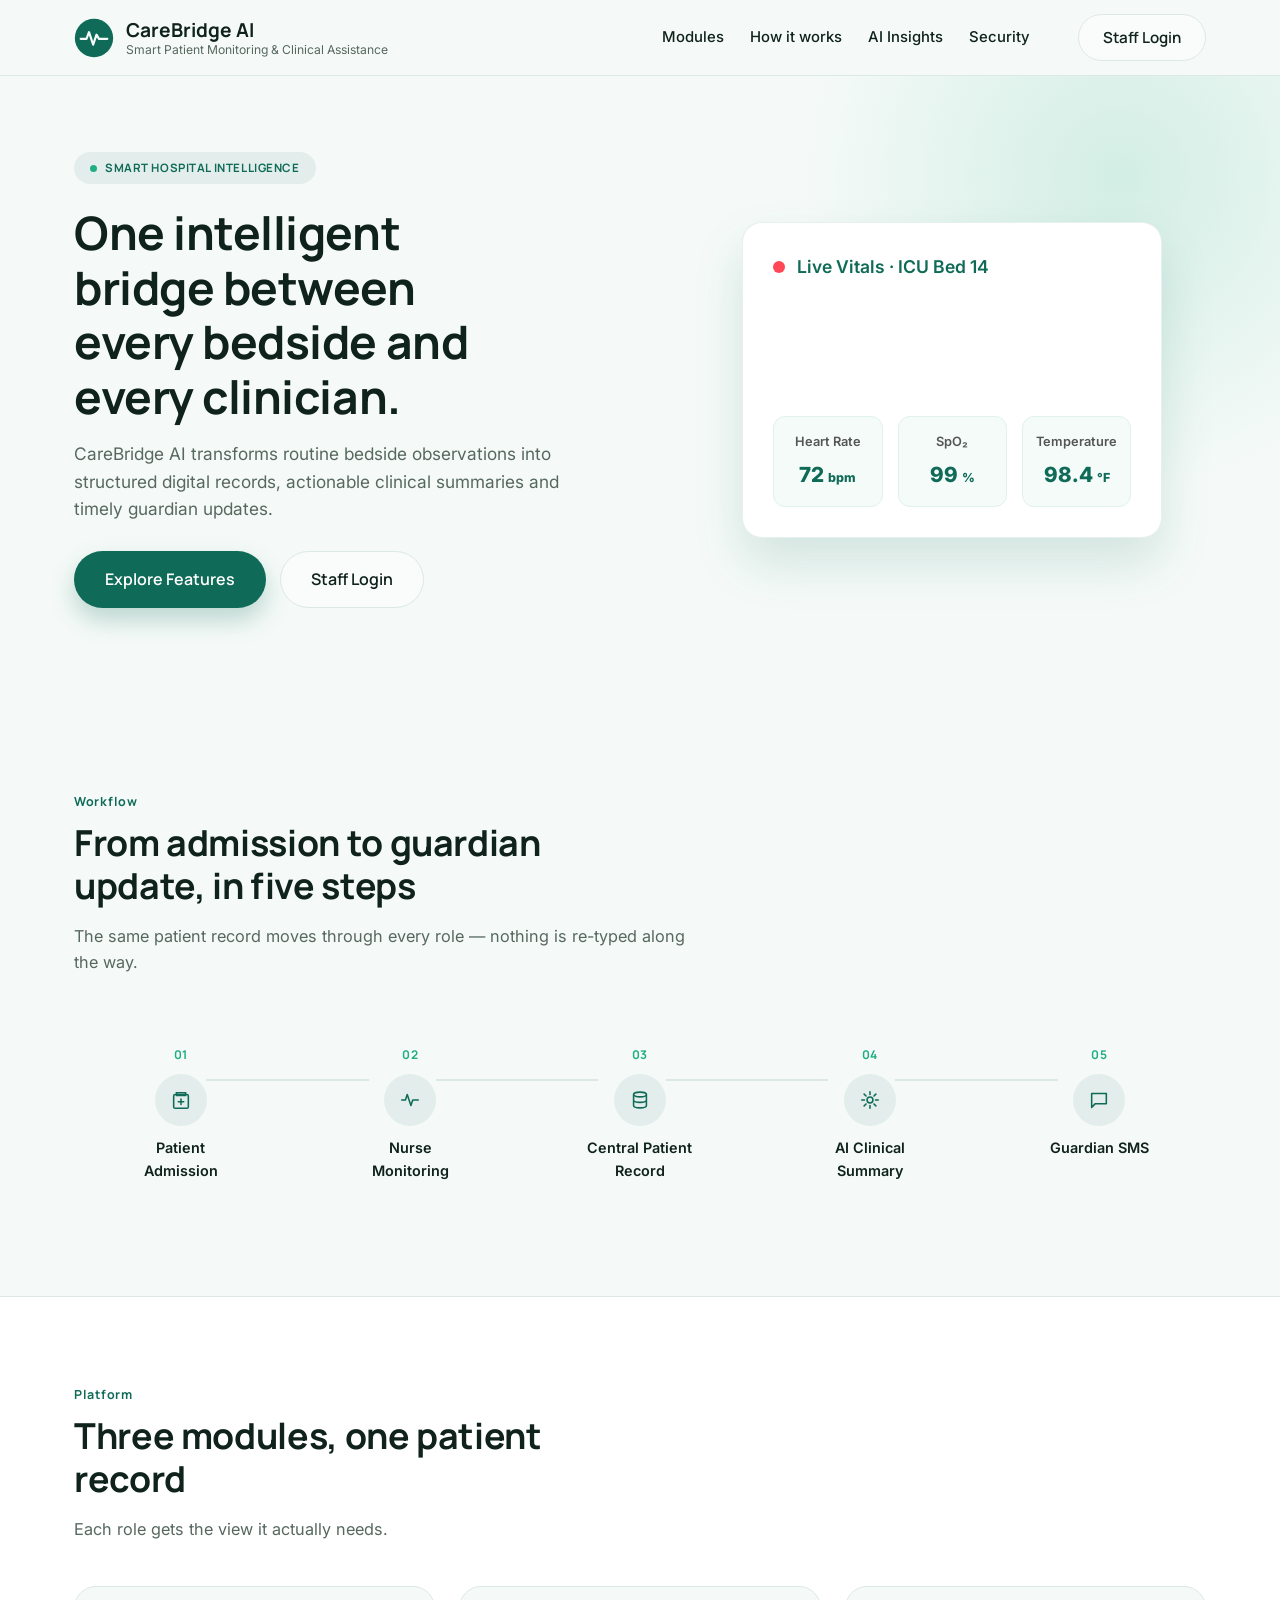
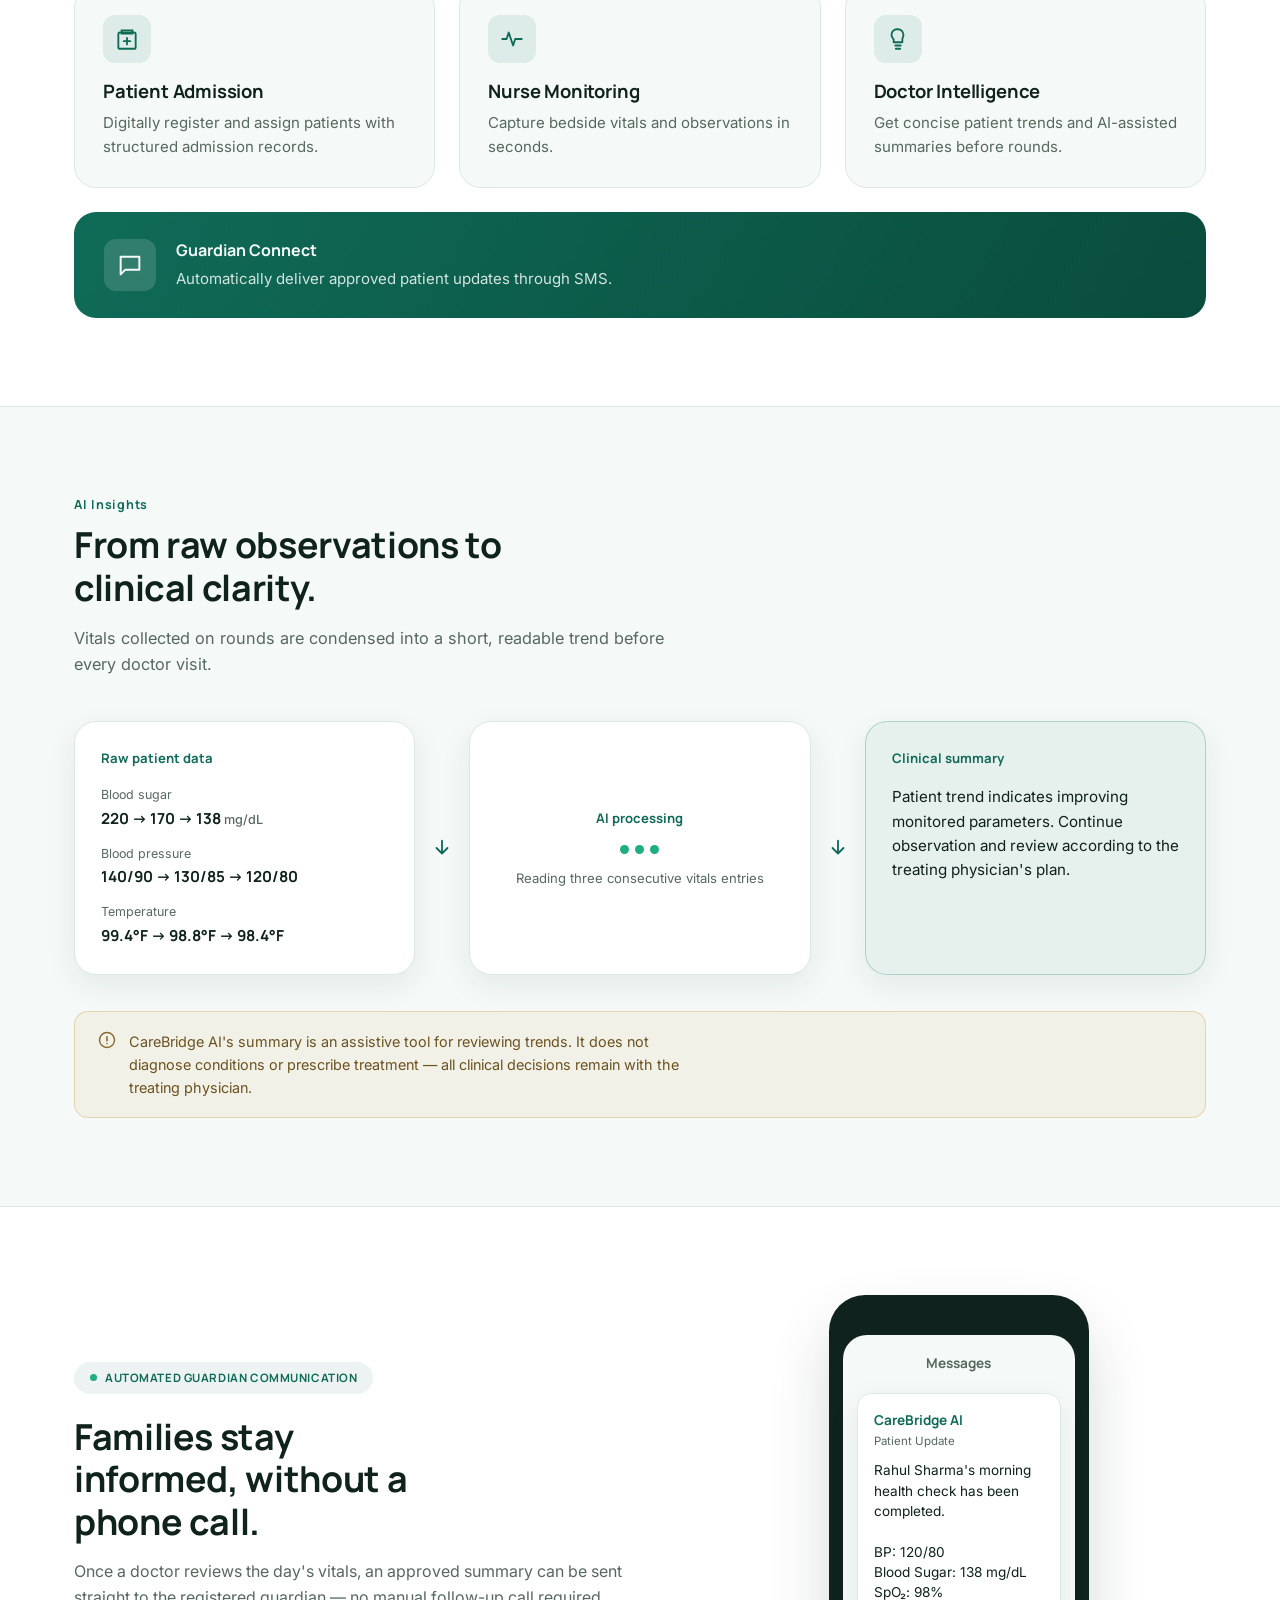
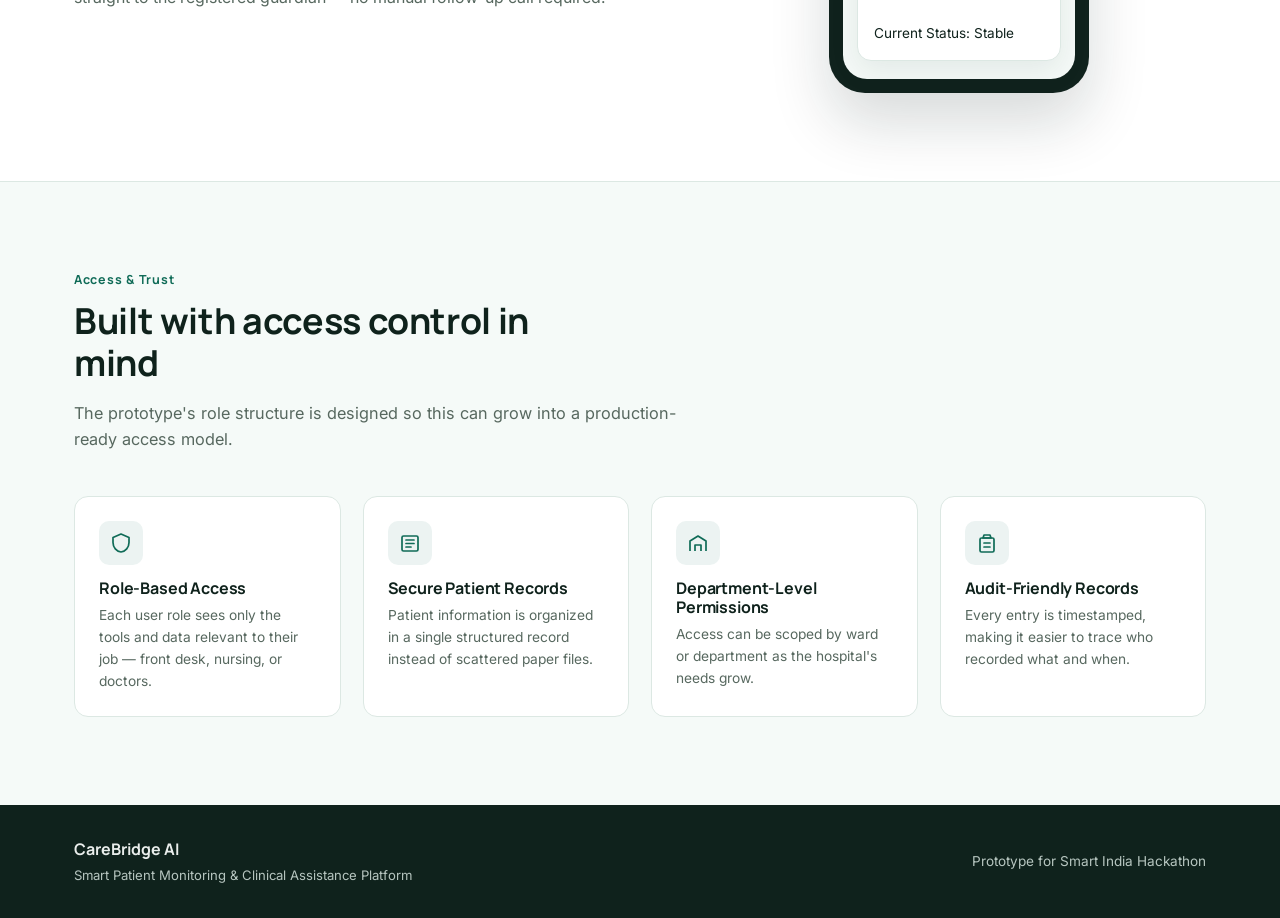
<file: index.html>
<!DOCTYPE html>
<html lang="en">
<head>
  <meta charset="UTF-8" />
  <meta name="viewport" content="width=device-width, initial-scale=1.0" />
  <title>CareBridge AI — Smart Patient Monitoring & Clinical Assistance</title>

  <!-- Google Fonts: Manrope for headings/UI (clean, geometric, "startup" feel)
       and Inter for body copy. -->
  <link rel="preconnect" href="https://fonts.googleapis.com" />
  <link href="https://fonts.googleapis.com/css2?family=Manrope:wght@500;600;700;800&family=Inter:wght@400;500;600;700&display=swap" rel="stylesheet" />

  <link rel="stylesheet" href="style.css" />
</head>
<body>

  <!-- ============ HEADER ============ -->
  <header class="site-header">
    <div class="header-inner">

      <a href="#top" class="brand">
        <span class="brand-mark" aria-hidden="true">
          <svg viewBox="0 0 48 48" width="40" height="40">
            <circle cx="24" cy="24" r="23" fill="#0F6B57"></circle>
            <polyline points="8,25 15,25 18,17 23,32 27,20 30,25 40,25"
                      fill="none" stroke="#F4FBF9" stroke-width="2.6"
                      stroke-linecap="round" stroke-linejoin="round"></polyline>
          </svg>
        </span>
        <span class="brand-text">
          <span class="brand-name">CareBridge AI</span>
          <span class="brand-tagline">Smart Patient Monitoring &amp; Clinical Assistance</span>
        </span>
      </a>

      <nav class="main-nav" aria-label="Primary">
        <a href="#modules">Modules</a>
        <a href="#how-it-works">How it works</a>
        <a href="#ai-clarity">AI Insights</a>
        <a href="#security">Security</a>
      </nav>

      <div class="header-actions">
        <button class="btn btn-outline" id="staffLoginNavBtn" type="button">Staff Login</button>

        <button class="menu-toggle" id="menuToggle" type="button" aria-expanded="false" aria-controls="mobileMenu" aria-label="Open menu">
          <span></span>
          <span></span>
          <span></span>
        </button>
      </div>
    </div>

    <div class="mobile-menu" id="mobileMenu" hidden>
      <a href="#modules">Modules</a>
      <a href="#how-it-works">How it works</a>
      <a href="#ai-clarity">AI Insights</a>
      <a href="#security">Security</a>
      <button class="btn btn-outline" id="staffLoginMobileBtn" type="button">Staff Login</button>
    </div>
  </header>

  <main id="top">

    <!-- ============ HERO ============ -->
    <section class="hero">
  <div class="hero-inner">

    <!-- LEFT SIDE: Text and Buttons -->
    <div class="hero-copy">
      <span class="eyebrow-badge">
        <span class="eyebrow-dot" aria-hidden="true"></span>
        SMART HOSPITAL INTELLIGENCE
      </span>

      <h1>One intelligent bridge between every bedside and every clinician.</h1>

      <p class="hero-lede">
        CareBridge AI transforms routine bedside observations into structured
        digital records, actionable clinical summaries and timely guardian
        updates.
      </p>

      <div class="hero-buttons">
        <a href="#how-it-works" class="btn btn-primary btn-large" style="text-decoration: none;">Explore Features</a>
        <a href="login.html" class="btn btn-outline btn-large" style="text-decoration: none;">Staff Login</a>
      </div>
    </div> <!-- Closes hero-copy -->

    <!-- RIGHT SIDE: Floating Dashboard Visual -->
    <!-- RIGHT SIDE: Animated Medical Theme Visual -->
    <div class="hero-visual-container">
      <div class="animated-medical-card">
        
        <div class="card-header">
          <span class="live-indicator"></span>
          <span class="card-title">Live Vitals · ICU Bed 14</span>
        </div>

        <!-- Animated Heartbeat SVG -->
        <div class="ecg-container">
          <svg viewBox="0 0 400 100" class="animated-ecg">
            <polyline points="0,50 150,50 165,20 180,80 195,50 400,50" />
          </svg>
        </div>

        <!-- Floating Vital Badges -->
        <div class="vitals-badges">
          <div class="vital-badge pulse-slow">
            <span class="vital-label">Heart Rate</span>
            <span class="vital-value">72 <small style="font-size: 0.6em;">bpm</small></span>
          </div>
          <div class="vital-badge float-delay-1">
            <span class="vital-label">SpO₂</span>
            <span class="vital-value">99 <small style="font-size: 0.6em;">%</small></span>
          </div>
          <div class="vital-badge float-delay-2">
            <span class="vital-label">Temperature</span>
            <span class="vital-value">98.4 <small style="font-size: 0.6em;">°F</small></span>
          </div>
        </div>

      </div>
    </div>
</div> 
           
    </div>

  </div> <!-- Closes hero-inner -->
</section>

    <!-- ============ HOW IT WORKS ============ -->
    <section id="how-it-works" class="how-it-works">
      <div class="section-inner">
        <p class="section-eyebrow">Workflow</p>
        <h2>From admission to guardian update, in five steps</h2>
        <p class="section-lede">The same patient record moves through every role — nothing is re-typed along the way.</p>

        <ol class="flow-steps">
          <li class="flow-step reveal-on-scroll">
            <span class="flow-number">01</span>
            <span class="flow-icon" aria-hidden="true">
              <svg viewBox="0 0 24 24" width="22" height="22"><path d="M7 4h10v3H7z" fill="none" stroke="#0F6B57" stroke-width="1.7"/><rect x="4" y="6" width="16" height="15" rx="1.5" fill="none" stroke="#0F6B57" stroke-width="1.7"/><path d="M12 11v6M9 14h6" stroke="#0F6B57" stroke-width="1.7" stroke-linecap="round"/></svg>
            </span>
            <span class="flow-label">Patient Admission</span>
          </li>
          <li class="flow-step reveal-on-scroll">
            <span class="flow-number">02</span>
            <span class="flow-icon" aria-hidden="true">
              <svg viewBox="0 0 24 24" width="22" height="22"><path d="M3 12h4l2-6 4 12 2-6h6" fill="none" stroke="#0F6B57" stroke-width="1.7" stroke-linecap="round" stroke-linejoin="round"/></svg>
            </span>
            <span class="flow-label">Nurse Monitoring</span>
          </li>
          <li class="flow-step reveal-on-scroll">
            <span class="flow-number">03</span>
            <span class="flow-icon" aria-hidden="true">
              <svg viewBox="0 0 24 24" width="22" height="22"><ellipse cx="12" cy="6" rx="7" ry="2.6" fill="none" stroke="#0F6B57" stroke-width="1.7"/><path d="M5 6v6c0 1.4 3.1 2.6 7 2.6s7-1.2 7-2.6V6M5 12v6c0 1.4 3.1 2.6 7 2.6s7-1.2 7-2.6v-6" fill="none" stroke="#0F6B57" stroke-width="1.7"/></svg>
            </span>
            <span class="flow-label">Central Patient Record</span>
          </li>
          <li class="flow-step reveal-on-scroll">
            <span class="flow-number">04</span>
            <span class="flow-icon" aria-hidden="true">
              <svg viewBox="0 0 24 24" width="22" height="22"><circle cx="12" cy="12" r="3.2" fill="none" stroke="#0F6B57" stroke-width="1.7"/><path d="M12 3v3M12 18v3M3 12h3M18 12h3M5.6 5.6l2.1 2.1M16.3 16.3l2.1 2.1M18.4 5.6l-2.1 2.1M7.7 16.3l-2.1 2.1" stroke="#0F6B57" stroke-width="1.7" stroke-linecap="round"/></svg>
            </span>
            <span class="flow-label">AI Clinical Summary</span>
          </li>
          <li class="flow-step reveal-on-scroll">
            <span class="flow-number">05</span>
            <span class="flow-icon" aria-hidden="true">
              <svg viewBox="0 0 24 24" width="22" height="22"><path d="M4 5h16v11H8l-4 4V5Z" fill="none" stroke="#0F6B57" stroke-width="1.7" stroke-linejoin="round"/></svg>
            </span>
            <span class="flow-label">Guardian SMS</span>
          </li>
        </ol>
      </div>
    </section>

    <!-- ============ CORE MODULES ============ -->
    <section id="modules" class="modules">
      <div class="section-inner">
        <p class="section-eyebrow">Platform</p>
        <h2>Three modules, one patient record</h2>
        <p class="section-lede">Each role gets the view it actually needs.</p>

        <div class="module-grid">
          <article class="module-card reveal-on-scroll">
            <span class="module-icon" aria-hidden="true">
              <svg viewBox="0 0 24 24" width="26" height="26"><path d="M7 4h10v3H7z" fill="none" stroke="#0F6B57" stroke-width="1.7"/><rect x="4" y="6" width="16" height="15" rx="1.5" fill="none" stroke="#0F6B57" stroke-width="1.7"/><path d="M12 11v6M9 14h6" stroke="#0F6B57" stroke-width="1.7" stroke-linecap="round"/></svg>
            </span>
            <h3>Patient Admission</h3>
            <p>Digitally register and assign patients with structured admission records.</p>
          </article>

          <article class="module-card reveal-on-scroll">
            <span class="module-icon" aria-hidden="true">
              <svg viewBox="0 0 24 24" width="26" height="26"><path d="M3 12h4l2-6 4 12 2-6h6" fill="none" stroke="#0F6B57" stroke-width="1.7" stroke-linecap="round" stroke-linejoin="round"/></svg>
            </span>
            <h3>Nurse Monitoring</h3>
            <p>Capture bedside vitals and observations in seconds.</p>
          </article>

          <article class="module-card reveal-on-scroll">
            <span class="module-icon" aria-hidden="true">
              <svg viewBox="0 0 24 24" width="26" height="26"><path d="M12 3a5 5 0 0 1 5 5c0 2-1 3-1 4.5V15h-8v-2.5C7 11 6 10 6 8a5 5 0 0 1 5-5Z" fill="none" stroke="#0F6B57" stroke-width="1.7" stroke-linejoin="round"/><path d="M9.5 18h5M10 21h4" stroke="#0F6B57" stroke-width="1.7" stroke-linecap="round"/></svg>
            </span>
            <h3>Doctor Intelligence</h3>
            <p>Get concise patient trends and AI-assisted summaries before rounds.</p>
          </article>
        </div>

        <div class="feature-banner reveal-on-scroll">
          <span class="feature-banner-icon" aria-hidden="true">
            <svg viewBox="0 0 24 24" width="28" height="28"><path d="M4 5h16v11H8l-4 4V5Z" fill="none" stroke="#F4FBF9" stroke-width="1.7" stroke-linejoin="round"/></svg>
          </span>
          <div class="feature-banner-text">
            <span class="feature-banner-tag">Guardian Connect</span>
            <p>Automatically deliver approved patient updates through SMS.</p>
          </div>
        </div>
      </div>
    </section>

    <!-- ============ AI CLARITY SECTION ============ -->
    <section id="ai-clarity" class="ai-clarity">
      <div class="section-inner">
        <p class="section-eyebrow">AI Insights</p>
        <h2>From raw observations to clinical clarity.</h2>
        <p class="section-lede">Vitals collected on rounds are condensed into a short, readable trend before every doctor visit.</p>

        <div class="transform-flow">
          <div class="transform-stage reveal-on-scroll">
            <span class="transform-tag">Raw patient data</span>
            <ul class="metric-list">
              <li>
                <span class="metric-name">Blood sugar</span>
                <span class="metric-trend">220 → 170 → 138 <small>mg/dL</small></span>
              </li>
              <li>
                <span class="metric-name">Blood pressure</span>
                <span class="metric-trend">140/90 → 130/85 → 120/80</span>
              </li>
              <li>
                <span class="metric-name">Temperature</span>
                <span class="metric-trend">99.4°F → 98.8°F → 98.4°F</span>
              </li>
            </ul>
          </div>

          <div class="transform-arrow" aria-hidden="true">
            <svg viewBox="0 0 24 24" width="22" height="22"><path d="M12 4v14M6 12l6 6 6-6" fill="none" stroke="#0F6B57" stroke-width="2" stroke-linecap="round" stroke-linejoin="round"/></svg>
          </div>

          <div class="transform-stage transform-stage-processing reveal-on-scroll">
            <span class="transform-tag">AI processing</span>
            <div class="processing-indicator">
              <span></span><span></span><span></span>
            </div>
            <p class="processing-caption">Reading three consecutive vitals entries</p>
          </div>

          <div class="transform-arrow" aria-hidden="true">
            <svg viewBox="0 0 24 24" width="22" height="22"><path d="M12 4v14M6 12l6 6 6-6" fill="none" stroke="#0F6B57" stroke-width="2" stroke-linecap="round" stroke-linejoin="round"/></svg>
          </div>

          <div class="transform-stage transform-stage-summary reveal-on-scroll">
            <span class="transform-tag">Clinical summary</span>
            <p class="summary-text">Patient trend indicates improving monitored parameters. Continue observation and review according to the treating physician's plan.</p>
          </div>
        </div>

        <div class="disclaimer-note">
          <span class="disclaimer-icon" aria-hidden="true">
            <svg viewBox="0 0 24 24" width="20" height="20"><circle cx="12" cy="12" r="9" fill="none" stroke="#8A6A2A" stroke-width="1.7"/><path d="M12 8v5M12 16.2v.1" stroke="#8A6A2A" stroke-width="1.9" stroke-linecap="round"/></svg>
          </span>
          <p>CareBridge AI's summary is an assistive tool for reviewing trends. It does not diagnose conditions or prescribe treatment — all clinical decisions remain with the treating physician.</p>
        </div>
      </div>
    </section>

    <!-- ============ GUARDIAN SMS ============ -->
    <section class="guardian-sms">
      <div class="section-inner guardian-inner">

        <div class="guardian-copy">
          <span class="eyebrow-badge eyebrow-badge-light">
            <span class="eyebrow-dot" aria-hidden="true"></span>
            AUTOMATED GUARDIAN COMMUNICATION
          </span>
          <h2>Families stay informed, without a phone call.</h2>
          <p>Once a doctor reviews the day's vitals, an approved summary can be sent straight to the registered guardian — no manual follow-up call required.</p>
        </div>

        <div class="phone-mockup reveal-on-scroll" aria-hidden="true">
          <div class="phone-frame">
            <div class="phone-notch"></div>
            <div class="phone-screen">
              <div class="phone-header">Messages</div>
              <div class="sms-bubble">
                <span class="sms-sender">CareBridge AI</span>
                <span class="sms-subject">Patient Update</span>
                <p class="sms-body">
                  Rahul Sharma's morning health check has been completed.
                  <br /><br />
                  BP: 120/80<br />
                  Blood Sugar: 138 mg/dL<br />
                  SpO₂: 98%
                  <br /><br />
                  Current Status: Stable
                </p>
              </div>
            </div>
          </div>
        </div>

      </div>
    </section>

    <!-- ============ SECURITY ============ -->
    <section id="security" class="security">
      <div class="section-inner">
        <p class="section-eyebrow">Access &amp; Trust</p>
        <h2>Built with access control in mind</h2>
        <p class="section-lede">The prototype's role structure is designed so this can grow into a production-ready access model.</p>

        <div class="security-grid">
          <div class="security-item reveal-on-scroll">
            <span class="security-icon" aria-hidden="true">
              <svg viewBox="0 0 24 24" width="24" height="24"><path d="M12 3 4 6.5v5c0 5 3.4 8.7 8 9.5 4.6-.8 8-4.5 8-9.5v-5L12 3Z" fill="none" stroke="#0F6B57" stroke-width="1.7" stroke-linejoin="round"/></svg>
            </span>
            <h3>Role-Based Access</h3>
            <p>Each user role sees only the tools and data relevant to their job — front desk, nursing, or doctors.</p>
          </div>

          <div class="security-item reveal-on-scroll">
            <span class="security-icon" aria-hidden="true">
              <svg viewBox="0 0 24 24" width="24" height="24"><rect x="4" y="5" width="16" height="15" rx="1.5" fill="none" stroke="#0F6B57" stroke-width="1.7"/><path d="M8 9h8M8 12.5h8M8 16h5" stroke="#0F6B57" stroke-width="1.7" stroke-linecap="round"/></svg>
            </span>
            <h3>Secure Patient Records</h3>
            <p>Patient information is organized in a single structured record instead of scattered paper files.</p>
          </div>

          <div class="security-item reveal-on-scroll">
            <span class="security-icon" aria-hidden="true">
              <svg viewBox="0 0 24 24" width="24" height="24"><path d="M4 20V10l8-5 8 5v10" fill="none" stroke="#0F6B57" stroke-width="1.7" stroke-linejoin="round"/><path d="M9 20v-6h6v6" fill="none" stroke="#0F6B57" stroke-width="1.7" stroke-linejoin="round"/></svg>
            </span>
            <h3>Department-Level Permissions</h3>
            <p>Access can be scoped by ward or department as the hospital's needs grow.</p>
          </div>

          <div class="security-item reveal-on-scroll">
            <span class="security-icon" aria-hidden="true">
              <svg viewBox="0 0 24 24" width="24" height="24"><path d="M9 4h6l1 3H8l1-3Z" fill="none" stroke="#0F6B57" stroke-width="1.7" stroke-linejoin="round"/><rect x="5" y="7" width="14" height="14" rx="1.5" fill="none" stroke="#0F6B57" stroke-width="1.7"/><path d="M9 12h6M9 16h6" stroke="#0F6B57" stroke-width="1.7" stroke-linecap="round"/></svg>
            </span>
            <h3>Audit-Friendly Records</h3>
            <p>Every entry is timestamped, making it easier to trace who recorded what and when.</p>
          </div>
        </div>
      </div>
    </section>

  </main>

  <!-- ============ FOOTER ============ -->
  <footer class="site-footer">
    <div class="footer-inner">
      <div class="footer-brand-block">
        <span class="footer-brand">CareBridge AI</span>
        <span class="footer-platform">Smart Patient Monitoring &amp; Clinical Assistance Platform</span>
      </div>
      <span class="footer-tagline">Prototype for Smart India Hackathon</span>
    </div>
  </footer>

  <!-- ============ DEMO MODAL ============ -->
  <div class="modal-overlay" id="demoModal" hidden>
    <div class="modal-box" role="dialog" aria-modal="true" aria-labelledby="modalTitle">
      <button class="modal-close" id="modalClose" type="button" aria-label="Close">&times;</button>
      <h3 id="modalTitle">Title goes here</h3>
      <p id="modalBody">Body text goes here.</p>
    </div>
  </div>

  <script src="script.js"></script>
</body>
</html>
</file>
<file: style.css>
/* =======================================================================
   CareBridge AI — Stylesheet
   Beginner-friendly notes are left throughout so it's easy to follow.
   ======================================================================= */

/* -----------------------------------------------------------------------
   1. DESIGN TOKENS
   ----------------------------------------------------------------------- */
:root {
  /* Colors */
  --color-ink: #0F221C;          /* main text color, deep teal-black */
  --color-bg: #F5FAF8;           /* very light mint-white page background */
  --color-surface: #FFFFFF;      /* solid card background */
  --color-primary: #0F6B57;      /* deep teal/emerald, primary accent */
  --color-primary-dark: #0A4C3D;
  --color-emerald: #1FAE82;      /* brighter emerald for glows/status */
  --color-amber: #C68A2E;        /* warm accent for the disclaimer note */
  --color-muted: #57685F;        /* secondary/muted text */
  --color-border: #DCE8E3;       /* subtle borders/dividers */

  /* Glass surfaces, used for the floating hero panels */
  --glass-bg: rgba(255, 255, 255, 0.6);
  --glass-border: rgba(255, 255, 255, 0.7);

  /* Typography */
  --font-display: 'Manrope', 'Segoe UI', sans-serif;
  --font-body: 'Inter', -apple-system, BlinkMacSystemFont, 'Segoe UI', sans-serif;

  /* Layout */
  --max-width: 1180px;
  --radius-md: 14px;
  --radius-lg: 22px;
  --radius-xl: 28px;
  --shadow-soft: 0 10px 30px rgba(15, 34, 28, 0.08);
  --shadow-strong: 0 30px 60px rgba(15, 34, 28, 0.16);
}

/* -----------------------------------------------------------------------
   2. RESET / BASE STYLES
   ----------------------------------------------------------------------- */
* {
  box-sizing: border-box;
}

html {
  scroll-behavior: smooth;
}

body {
  margin: 0;
  background: var(--color-bg);
  color: var(--color-ink);
  font-family: var(--font-body);
  line-height: 1.6;
  -webkit-font-smoothing: antialiased;
  overflow-x: hidden; /* the floating hero panels sit slightly outside their box */
}

h1, h2, h3 {
  font-family: var(--font-display);
  font-weight: 700;
  line-height: 1.18;
  margin: 0 0 16px;
  letter-spacing: -0.01em;
}

p {
  margin: 0 0 16px;
  max-width: 62ch;
}

a {
  color: inherit;
}

ul, ol {
  margin: 0;
  padding: 0;
  list-style: none;
}

img, svg {
  display: block;
  max-width: 100%;
}

/* Respect users who prefer less motion: turns off every animation,
   transition, and the mouse-tracking tilt effect added in script.js */
@media (prefers-reduced-motion: reduce) {
  html {
    scroll-behavior: auto;
  }
  * {
    animation: none !important;
    transition: none !important;
  }
}

a:focus-visible,
button:focus-visible {
  outline: 3px solid var(--color-emerald);
  outline-offset: 2px;
}

.section-inner,
.header-inner,
.hero-inner,
.footer-inner {
  max-width: var(--max-width);
  margin: 0 auto;
  padding: 0 24px;
}

/* -----------------------------------------------------------------------
   3. SHARED SECTION HEADING STYLES
   ----------------------------------------------------------------------- */
.section-eyebrow {
  font-family: var(--font-display);
  font-weight: 700;
  font-size: 0.78rem;
  letter-spacing: 0.06em;
  color: var(--color-primary);
  margin-bottom: 10px;
}

.section-inner h2 {
  font-size: clamp(1.7rem, 2.8vw, 2.3rem);
  max-width: 20ch;
}

.section-lede {
  color: var(--color-muted);
  font-size: 1.02rem;
  margin-bottom: 44px;
}

/* -----------------------------------------------------------------------
   4. SCROLL-REVEAL (used across several sections)
   Elements start slightly lower and transparent, then settle into place
   once script.js's IntersectionObserver adds the "in-view" class.
   ----------------------------------------------------------------------- */
.reveal-on-scroll {
  opacity: 0;
  transform: translateY(16px);
  transition: opacity 0.6s ease, transform 0.6s ease;
}

.reveal-on-scroll.in-view {
  opacity: 1;
  transform: translateY(0);
}

/* -----------------------------------------------------------------------
   5. BUTTONS
   ----------------------------------------------------------------------- */
.btn {
  display: inline-flex;
  align-items: center;
  justify-content: center;
  gap: 8px;
  padding: 12px 24px;
  border-radius: 999px;
  border: 1.5px solid transparent;
  font-family: var(--font-display);
  font-weight: 600;
  font-size: 0.95rem;
  cursor: pointer;
  transition: transform 0.18s ease, box-shadow 0.18s ease, background 0.18s ease;
}

.btn:hover {
  transform: translateY(-2px);
}

.btn-primary {
  background: var(--color-primary);
  color: #FFFFFF;
  box-shadow: 0 12px 24px rgba(15, 107, 87, 0.25);
}

.btn-primary:hover {
  background: var(--color-primary-dark);
  box-shadow: 0 16px 30px rgba(15, 107, 87, 0.32);
}

.btn-outline {
  background: rgba(255, 255, 255, 0.5);
  border-color: var(--color-border);
  color: var(--color-ink);
}

.btn-outline:hover {
  border-color: var(--color-primary);
  color: var(--color-primary);
}

.btn-large {
  padding: 15px 30px;
  font-size: 1rem;
}

/* -----------------------------------------------------------------------
   6. HEADER
   ----------------------------------------------------------------------- */
.site-header {
  position: sticky;
  top: 0;
  z-index: 50;
  background: rgba(245, 250, 248, 0.85);
  backdrop-filter: blur(10px);
  -webkit-backdrop-filter: blur(10px);
  border-bottom: 1px solid var(--color-border);
}

.header-inner {
  display: flex;
  align-items: center;
  justify-content: space-between;
  gap: 24px;
  padding-top: 14px;
  padding-bottom: 14px;
}

.brand {
  display: flex;
  align-items: center;
  gap: 12px;
  text-decoration: none;
  color: var(--color-ink);
}

.brand-text {
  display: flex;
  flex-direction: column;
  line-height: 1.25;
}

.brand-name {
  font-family: var(--font-display);
  font-weight: 700;
  font-size: 1.2rem;
}

.brand-tagline {
  font-size: 0.76rem;
  color: var(--color-muted);
}

.main-nav {
  display: flex;
  gap: 26px;
  margin-left: auto;
  margin-right: 24px;
}

.main-nav a {
  text-decoration: none;
  font-weight: 500;
  font-size: 0.93rem;
  color: var(--color-ink);
  transition: color 0.15s ease;
}

.main-nav a:hover {
  color: var(--color-primary);
}

.header-actions {
  display: flex;
  align-items: center;
  gap: 12px;
}

.menu-toggle {
  display: none;
  flex-direction: column;
  justify-content: center;
  gap: 4px;
  width: 38px;
  height: 38px;
  background: transparent;
  border: 1px solid var(--color-border);
  border-radius: 8px;
  cursor: pointer;
}

.menu-toggle span {
  display: block;
  width: 18px;
  height: 2px;
  margin: 0 auto;
  background: var(--color-ink);
}

/* Hidden by default. The HTML `hidden` attribute would normally take
   care of this on its own, but a later rule that sets `display` on the
   same element always overrides the browser's built-in [hidden] rule —
   so we make the "closed" state explicit here, and only switch to
   display:flex when the hidden attribute is NOT present. This is what
   actually makes JavaScript's `mobileMenu.hidden = false/true` work. */
.mobile-menu {
  display: none;
  flex-direction: column;
  gap: 16px;
  padding: 18px 24px 24px;
  border-top: 1px solid var(--color-border);
  background: var(--color-bg);
}

.mobile-menu:not([hidden]) {
  display: flex;
}

.mobile-menu a {
  text-decoration: none;
  color: var(--color-ink);
  font-weight: 500;
  font-size: 1rem;
}

/* -----------------------------------------------------------------------
   7. HERO
   ----------------------------------------------------------------------- */
.hero {
  position: relative;
  padding: 76px 0 96px;
  overflow: hidden;
}

/* Soft radial glow behind the whole hero, purely decorative */
.hero::before {
  content: "";
  position: absolute;
  top: -220px;
  right: -160px;
  width: 640px;
  height: 640px;
  background: radial-gradient(circle, rgba(31, 174, 130, 0.16), transparent 70%);
  z-index: 0;
}

.hero-inner {
  position: relative;
  z-index: 1;
  display: grid;
  grid-template-columns: 1.05fr 0.95fr;
  gap: 64px;
  align-items: center;
}

.eyebrow-badge {
  display: inline-flex;
  align-items: center;
  gap: 8px;
  padding: 7px 16px;
  border-radius: 999px;
  background: rgba(15, 107, 87, 0.08);
  color: var(--color-primary);
  font-family: var(--font-display);
  font-weight: 700;
  font-size: 0.72rem;
  letter-spacing: 0.05em;
  margin-bottom: 22px;
}

.eyebrow-dot {
  width: 7px;
  height: 7px;
  border-radius: 50%;
  background: var(--color-emerald);
}

.hero h1 {
  font-size: clamp(2.1rem, 3.6vw, 2.9rem);
  max-width: 15ch;
}

.hero-lede {
  color: var(--color-muted);
  font-size: 1.08rem;
  max-width: 46ch;
}

.hero-actions {
  display: flex;
  flex-wrap: wrap;
  gap: 14px;
  margin-top: 28px;
}

/* --- Hero visual stage: the floating 3D-style dashboard --- */
.hero {
  position: relative;
  padding: 76px 0 96px;
  overflow: hidden;
}

/* Soft radial glow behind the whole hero, purely decorative */
.hero::before {
  content: "";
  position: absolute;
  top: -220px;
  right: -160px;
  width: 640px;
  height: 640px;
  background: radial-gradient(circle, rgba(31, 174, 130, 0.16), transparent 70%);
  z-index: 0;
}

.hero-inner {
  position: relative;
  z-index: 1;
  display: grid;
  grid-template-columns: 1.05fr 0.95fr;
  gap: 64px;
  align-items: center;
}

.eyebrow-badge {
  display: inline-flex;
  align-items: center;
  gap: 8px;
  padding: 7px 16px;
  border-radius: 999px;
  background: rgba(15, 107, 87, 0.08);
  color: var(--color-primary);
  font-family: var(--font-display);
  font-weight: 700;
  font-size: 0.72rem;
  letter-spacing: 0.05em;
  margin-bottom: 22px;
}

.eyebrow-dot {
  width: 7px;
  height: 7px;
  border-radius: 50%;
  background: var(--color-emerald);
}

.hero h1 {
  font-size: clamp(2.1rem, 3.6vw, 2.9rem);
  max-width: 15ch;
}

.hero-lede {
  color: var(--color-muted);
  font-size: 1.08rem;
  max-width: 46ch;
}

.hero-actions, .hero-buttons {
  display: flex;
  flex-wrap: wrap;
  gap: 14px;
  margin-top: 28px;
}

/* ======================================================================
   RIGHT SIDE: ANIMATED MEDICAL VISUAL 
   ====================================================================== */
.hero-visual-container {
  display: flex;
  justify-content: center;
  align-items: center;
  position: relative;
  z-index: 2;
}

.animated-medical-card {
  background: #ffffff;
  border-radius: 20px;
  padding: 30px;
  width: 100%;
  max-width: 420px;
  box-shadow: 0 25px 50px rgba(15, 107, 87, 0.15);
  border: 1px solid rgba(15, 107, 87, 0.1);
  /* Floats the entire card smoothly */
  animation: floatContainer 6s ease-in-out infinite;
}

.card-header {
  display: flex;
  align-items: center;
  gap: 12px;
  margin-bottom: 25px;
}

.live-indicator {
  width: 12px;
  height: 12px;
  background-color: #ff4757;
  border-radius: 50%;
  /* Creates a red recording pulse */
  animation: pulseRed 1.5s infinite;
}

.card-title {
  font-weight: 600;
  color: #0F6B57;
  font-size: 1.1rem;
}

.ecg-container {
  margin-bottom: 30px;
  width: 100%;
}

.animated-ecg {
  width: 100%;
  height: 80px;
  fill: none;
  stroke: #0F6B57;
  stroke-width: 4;
  stroke-linecap: round;
  stroke-linejoin: round;
  /* Animates the drawing of the line */
  stroke-dasharray: 1000;
  stroke-dashoffset: 1000;
  animation: drawEcg 3s linear infinite;
}

.vitals-badges {
  display: flex;
  justify-content: space-between;
  gap: 15px;
}

.vital-badge {
  background: #f4fbf9;
  border-radius: 12px;
  padding: 15px 10px;
  flex: 1;
  text-align: center;
  border: 1px solid #e0f2ec;
}

.vital-label {
  display: block;
  font-size: 0.8rem;
  color: #555;
  margin-bottom: 5px;
  font-weight: 600;
}

.vital-value {
  display: block;
  font-size: 1.3rem;
  color: #0F6B57;
  font-weight: 800;
}

/* --- KEYFRAMES FOR ANIMATIONS --- */
@keyframes floatContainer {
  0% { transform: translateY(0px); }
  50% { transform: translateY(-15px); }
  100% { transform: translateY(0px); }
}

@keyframes pulseRed {
  0% { box-shadow: 0 0 0 0 rgba(255, 71, 87, 0.7); }
  70% { box-shadow: 0 0 0 10px rgba(255, 71, 87, 0); }
  100% { box-shadow: 0 0 0 0 rgba(255, 71, 87, 0); }
}

@keyframes drawEcg {
  0% { stroke-dashoffset: 1000; }
  100% { stroke-dashoffset: 0; }
}

/* Independent subtle movements for the vital badges */
.pulse-slow { animation: scalePulse 3s infinite alternate; }
.float-delay-1 { animation: floatSmall 4s ease-in-out infinite 1s; }
.float-delay-2 { animation: floatSmall 4s ease-in-out infinite 2s; }

@keyframes scalePulse {
  0% { transform: scale(1); }
  100% { transform: scale(1.03); }
}

@keyframes floatSmall {
  0% { transform: translateY(0px); }
  50% { transform: translateY(-6px); }
  100% { transform: translateY(0px); }
}

/* Hide on mobile to keep text readable */
@media (max-width: 768px) {
  .hero-inner {
    grid-template-columns: 1fr;
  }
  .hero-visual-container { 
    display: none; 
  }
}

/* --- Small floating cards layered around the dashboard --- */
.float-card {
  position: absolute;
  z-index: 3;
  display: flex;
  align-items: center;
  gap: 8px;
  padding: 10px 16px;
  border-radius: 999px;
  background: var(--glass-bg);
  backdrop-filter: blur(14px);
  -webkit-backdrop-filter: blur(14px);
  border: 1px solid var(--glass-border);
  box-shadow: var(--shadow-soft);
  font-family: var(--font-display);
  font-weight: 600;
  font-size: 0.8rem;
  color: var(--color-ink);
  animation: floatY 6s ease-in-out infinite;
}

.float-icon {
  display: inline-flex;
}

.float-card-1 {
  top: 4%;
  left: -6%;
  animation-delay: 0s;
}

.float-card-2 {
  top: 46%;
  right: -10%;
  animation-delay: 1.4s;
}

.float-card-3 {
  bottom: 2%;
  left: 2%;
  animation-delay: 2.8s;
}

@keyframes floatY {
  0%, 100% { transform: translateY(0); }
  50% { transform: translateY(-9px); }
}

/* -----------------------------------------------------------------------
   8. HOW IT WORKS
   ----------------------------------------------------------------------- */
.how-it-works {
  padding: 88px 0;
}

.flow-steps {
  display: flex;
  align-items: flex-start;
  justify-content: space-between;
  gap: 16px;
}

.flow-step {
  display: flex;
  flex-direction: column;
  align-items: center;
  text-align: center;
  gap: 10px;
  flex: 1;
  position: relative;
  padding: 26px 14px;
  border-radius: var(--radius-md);
  transition: transform 0.25s ease, box-shadow 0.25s ease, background 0.25s ease;
}

.flow-step:hover {
  transform: translateY(-6px);
  background: var(--color-surface);
  box-shadow: var(--shadow-soft);
}

.flow-step:not(:last-child)::after {
  content: "";
  position: absolute;
  top: 60px;
  left: 62%;
  width: 76%;
  height: 2px;
  background: var(--color-border);
}

.flow-number {
  font-family: var(--font-display);
  font-weight: 700;
  font-size: 0.75rem;
  color: var(--color-emerald);
  letter-spacing: 0.04em;
}

.flow-icon {
  display: flex;
  align-items: center;
  justify-content: center;
  width: 52px;
  height: 52px;
  border-radius: 50%;
  background: rgba(15, 107, 87, 0.08);
  z-index: 1;
}

.flow-label {
  font-size: 0.9rem;
  font-weight: 600;
  max-width: 13ch;
}

/* -----------------------------------------------------------------------
   9. CORE MODULES
   ----------------------------------------------------------------------- */
.modules {
  background: var(--color-surface);
  border-top: 1px solid var(--color-border);
  border-bottom: 1px solid var(--color-border);
  padding: 88px 0;
}

.module-grid {
  display: grid;
  grid-template-columns: repeat(3, 1fr);
  gap: 24px;
  margin-bottom: 24px;
}

.module-card {
  background: var(--color-bg);
  border: 1px solid var(--color-border);
  border-radius: var(--radius-lg);
  padding: 28px;
  transition: transform 0.25s ease, box-shadow 0.25s ease, border-color 0.25s ease;
}

.module-card:hover {
  transform: translateY(-6px);
  box-shadow: var(--shadow-soft);
  border-color: rgba(15, 107, 87, 0.3);
}

.module-icon {
  display: inline-flex;
  align-items: center;
  justify-content: center;
  width: 48px;
  height: 48px;
  border-radius: 12px;
  background: rgba(15, 107, 87, 0.1);
  margin-bottom: 18px;
}

.module-card h3 {
  font-size: 1.15rem;
  margin-bottom: 8px;
}

.module-card p {
  color: var(--color-muted);
  font-size: 0.94rem;
  margin-bottom: 0;
}

/* Guardian Connect highlight banner beneath the three main modules */
.feature-banner {
  display: flex;
  align-items: center;
  gap: 20px;
  background: linear-gradient(120deg, var(--color-primary), var(--color-primary-dark));
  border-radius: var(--radius-lg);
  padding: 26px 30px;
  color: #F4FBF9;
}

.feature-banner-icon {
  display: flex;
  align-items: center;
  justify-content: center;
  width: 52px;
  height: 52px;
  border-radius: 12px;
  background: rgba(255, 255, 255, 0.14);
  flex-shrink: 0;
}

.feature-banner-tag {
  display: block;
  font-family: var(--font-display);
  font-weight: 700;
  margin-bottom: 4px;
}

.feature-banner-text p {
  margin: 0;
  color: rgba(244, 251, 249, 0.85);
  font-size: 0.94rem;
}

/* -----------------------------------------------------------------------
   10. AI CLARITY SECTION
   ----------------------------------------------------------------------- */
.ai-clarity {
  padding: 88px 0;
}

.transform-flow {
  display: flex;
  align-items: stretch;
  gap: 16px;
  margin-bottom: 36px;
}

.transform-stage {
  flex: 1;
  background: var(--color-surface);
  border: 1px solid var(--color-border);
  border-radius: var(--radius-lg);
  padding: 26px;
  box-shadow: var(--shadow-soft);
}

.transform-tag {
  display: block;
  font-family: var(--font-display);
  font-weight: 700;
  font-size: 0.82rem;
  color: var(--color-primary);
  margin-bottom: 16px;
}

.transform-arrow {
  display: flex;
  align-items: center;
  justify-content: center;
  flex-shrink: 0;
}

.metric-list {
  display: flex;
  flex-direction: column;
  gap: 12px;
}

.metric-list li {
  display: flex;
  flex-direction: column;
  gap: 2px;
}

.metric-name {
  font-size: 0.78rem;
  color: var(--color-muted);
}

.metric-trend {
  font-family: var(--font-display);
  font-weight: 700;
  font-size: 0.95rem;
}

.metric-trend small {
  font-family: var(--font-body);
  font-weight: 500;
  color: var(--color-muted);
}

.transform-stage-processing {
  display: flex;
  flex-direction: column;
  align-items: center;
  text-align: center;
  justify-content: center;
}

.processing-indicator {
  display: flex;
  gap: 6px;
  margin-bottom: 14px;
}

.processing-indicator span {
  width: 9px;
  height: 9px;
  border-radius: 50%;
  background: var(--color-emerald);
  animation: pulseDot 1.2s ease-in-out infinite;
}

.processing-indicator span:nth-child(2) { animation-delay: 0.2s; }
.processing-indicator span:nth-child(3) { animation-delay: 0.4s; }

@keyframes pulseDot {
  0%, 100% { opacity: 0.3; transform: scale(0.85); }
  50% { opacity: 1; transform: scale(1); }
}

.processing-caption {
  font-size: 0.82rem;
  color: var(--color-muted);
  margin: 0;
}

.transform-stage-summary {
  background: rgba(15, 107, 87, 0.06);
  border-color: rgba(15, 107, 87, 0.25);
}

.summary-text {
  margin: 0;
  font-size: 0.95rem;
}

.disclaimer-note {
  display: flex;
  gap: 12px;
  align-items: flex-start;
  background: rgba(198, 138, 46, 0.08);
  border: 1px solid rgba(198, 138, 46, 0.3);
  border-radius: var(--radius-md);
  padding: 18px 22px;
}

.disclaimer-note p {
  margin: 0;
  font-size: 0.9rem;
  color: #6B5220;
}

/* -----------------------------------------------------------------------
   11. GUARDIAN SMS
   ----------------------------------------------------------------------- */
.guardian-sms {
  background: var(--color-surface);
  border-top: 1px solid var(--color-border);
  border-bottom: 1px solid var(--color-border);
  padding: 88px 0;
}

.guardian-inner {
  display: grid;
  grid-template-columns: 1fr 0.85fr;
  gap: 56px;
  align-items: center;
}

.eyebrow-badge-light {
  background: rgba(15, 107, 87, 0.08);
}

.guardian-copy h2 {
  max-width: 16ch;
}

.guardian-copy p {
  color: var(--color-muted);
}

/* --- Phone mockup --- */
.phone-mockup {
  display: flex;
  justify-content: center;
}

.phone-frame {
  width: 260px;
  background: #10221D;
  border-radius: 36px;
  padding: 14px;
  box-shadow: var(--shadow-strong);
}

.phone-notch {
  width: 70px;
  height: 18px;
  background: #10221D;
  border-radius: 0 0 12px 12px;
  margin: 0 auto 8px;
}

.phone-screen {
  background: var(--color-bg);
  border-radius: 24px;
  padding: 18px 14px;
  min-height: 320px;
}

.phone-header {
  text-align: center;
  font-family: var(--font-display);
  font-weight: 700;
  font-size: 0.85rem;
  color: var(--color-muted);
  margin-bottom: 18px;
}

.sms-bubble {
  background: var(--color-surface);
  border: 1px solid var(--color-border);
  border-radius: var(--radius-md);
  padding: 16px;
  box-shadow: var(--shadow-soft);
}

.sms-sender {
  display: block;
  font-family: var(--font-display);
  font-weight: 700;
  font-size: 0.85rem;
  color: var(--color-primary);
}

.sms-subject {
  display: block;
  font-size: 0.72rem;
  color: var(--color-muted);
  margin-bottom: 10px;
}

.sms-body {
  margin: 0;
  font-size: 0.85rem;
  line-height: 1.5;
}

/* -----------------------------------------------------------------------
   12. SECURITY
   ----------------------------------------------------------------------- */
.security {
  padding: 88px 0;
}

.security-grid {
  display: grid;
  grid-template-columns: repeat(4, 1fr);
  gap: 22px;
}

.security-item {
  padding: 24px;
  border-radius: var(--radius-md);
  border: 1px solid var(--color-border);
  background: var(--color-surface);
  transition: transform 0.25s ease, box-shadow 0.25s ease;
}

.security-item:hover {
  transform: translateY(-4px);
  box-shadow: var(--shadow-soft);
}

.security-icon {
  display: inline-flex;
  align-items: center;
  justify-content: center;
  width: 44px;
  height: 44px;
  border-radius: 10px;
  background: rgba(15, 107, 87, 0.08);
  margin-bottom: 14px;
}

.security-item h3 {
  font-size: 1rem;
  margin-bottom: 6px;
}

.security-item p {
  color: var(--color-muted);
  font-size: 0.86rem;
  margin: 0;
}

/* -----------------------------------------------------------------------
   13. FOOTER
   ----------------------------------------------------------------------- */
.site-footer {
  background: var(--color-ink);
  color: #E9EDEB;
  padding: 32px 0;
}

.footer-inner {
  display: flex;
  flex-wrap: wrap;
  align-items: center;
  justify-content: space-between;
  gap: 10px;
}

.footer-brand-block {
  display: flex;
  flex-direction: column;
  gap: 2px;
}

.footer-brand {
  font-family: var(--font-display);
  font-weight: 700;
}

.footer-platform {
  font-size: 0.82rem;
  color: #B7C6C0;
}

.footer-tagline {
  font-size: 0.85rem;
  color: #B7C6C0;
}

/* -----------------------------------------------------------------------
   14. DEMO MODAL
   ----------------------------------------------------------------------- */
/* Same fix as the mobile menu above: hidden by default, and only shown
   when the [hidden] attribute has been removed by script.js. Without
   this, the modal would render open the instant the page loads. */
.modal-overlay {
  display: none;
  position: fixed;
  inset: 0;
  background: rgba(15, 34, 28, 0.5);
  align-items: center;
  justify-content: center;
  padding: 20px;
  z-index: 100;
}

.modal-overlay:not([hidden]) {
  display: flex;
}

.modal-box {
  position: relative;
  background: var(--color-surface);
  border-radius: var(--radius-lg);
  padding: 32px;
  max-width: 420px;
  width: 100%;
  box-shadow: var(--shadow-strong);
}

.modal-box h3 {
  font-size: 1.3rem;
  margin-bottom: 10px;
}

.modal-box p {
  color: var(--color-muted);
  margin-bottom: 0;
}

.modal-close {
  position: absolute;
  top: 14px;
  right: 16px;
  background: transparent;
  border: none;
  font-size: 1.4rem;
  line-height: 1;
  cursor: pointer;
  color: var(--color-muted);
}

/* -----------------------------------------------------------------------
   15. RESPONSIVE BREAKPOINTS
   ----------------------------------------------------------------------- */

/* Belt-and-braces: the mobile menu panel is only ever meant to be seen
   below the 720px breakpoint (see .menu-toggle above, which is the only
   way to open it). This forces it closed on wider screens even in the
   edge case where it was left open on a phone and the window was then
   resized wider than 720px. */
@media (min-width: 721px) {
  .mobile-menu {
    display: none !important;
  }
}

@media (max-width: 1080px) {
  .security-grid {
    grid-template-columns: 1fr 1fr;
  }
}

@media (max-width: 960px) {
  .hero-inner {
    grid-template-columns: 1fr;
  }

  .hero-stage {
    order: -1;
    padding: 24px 20px 56px;
  }

  .dashboard-card {
    transform: none; /* flatten the 3D tilt once stacked above the text */
  }

  .float-card-1 { left: 0; top: -2%; }
  .float-card-2 { right: 0; }
  .float-card-3 { left: 4%; }

  .module-grid {
    grid-template-columns: 1fr 1fr;
  }

  .guardian-inner {
    grid-template-columns: 1fr;
    text-align: left;
  }

  .phone-mockup {
    margin-top: 8px;
  }

  .transform-flow {
    flex-direction: column;
  }

  .transform-arrow {
    transform: rotate(90deg);
    align-self: center;
  }
}

@media (max-width: 720px) {
  .main-nav {
    display: none;
  }

  .header-actions .btn-outline {
    display: none;
  }

  .menu-toggle {
    display: flex;
  }

  .module-grid {
    grid-template-columns: 1fr;
  }

  .feature-banner {
    flex-direction: column;
    align-items: flex-start;
  }

  .flow-steps {
    flex-direction: column;
    align-items: stretch;
    gap: 18px;
  }

  .flow-step {
    flex-direction: row;
    text-align: left;
    justify-content: flex-start;
    padding: 14px 16px;
  }

  .flow-step:not(:last-child)::after {
    top: auto;
    bottom: -10px;
    left: 26px;
    width: 2px;
    height: 18px;
  }

  .flow-label {
    max-width: none;
  }

  .security-grid {
    grid-template-columns: 1fr;
  }

  .hero-actions {
    flex-direction: column;
    align-items: stretch;
  }

  .phone-frame {
    width: 100%;
    max-width: 280px;
  }

  .float-card {
    font-size: 0.72rem;
    padding: 8px 12px;
  }
}
</file>
